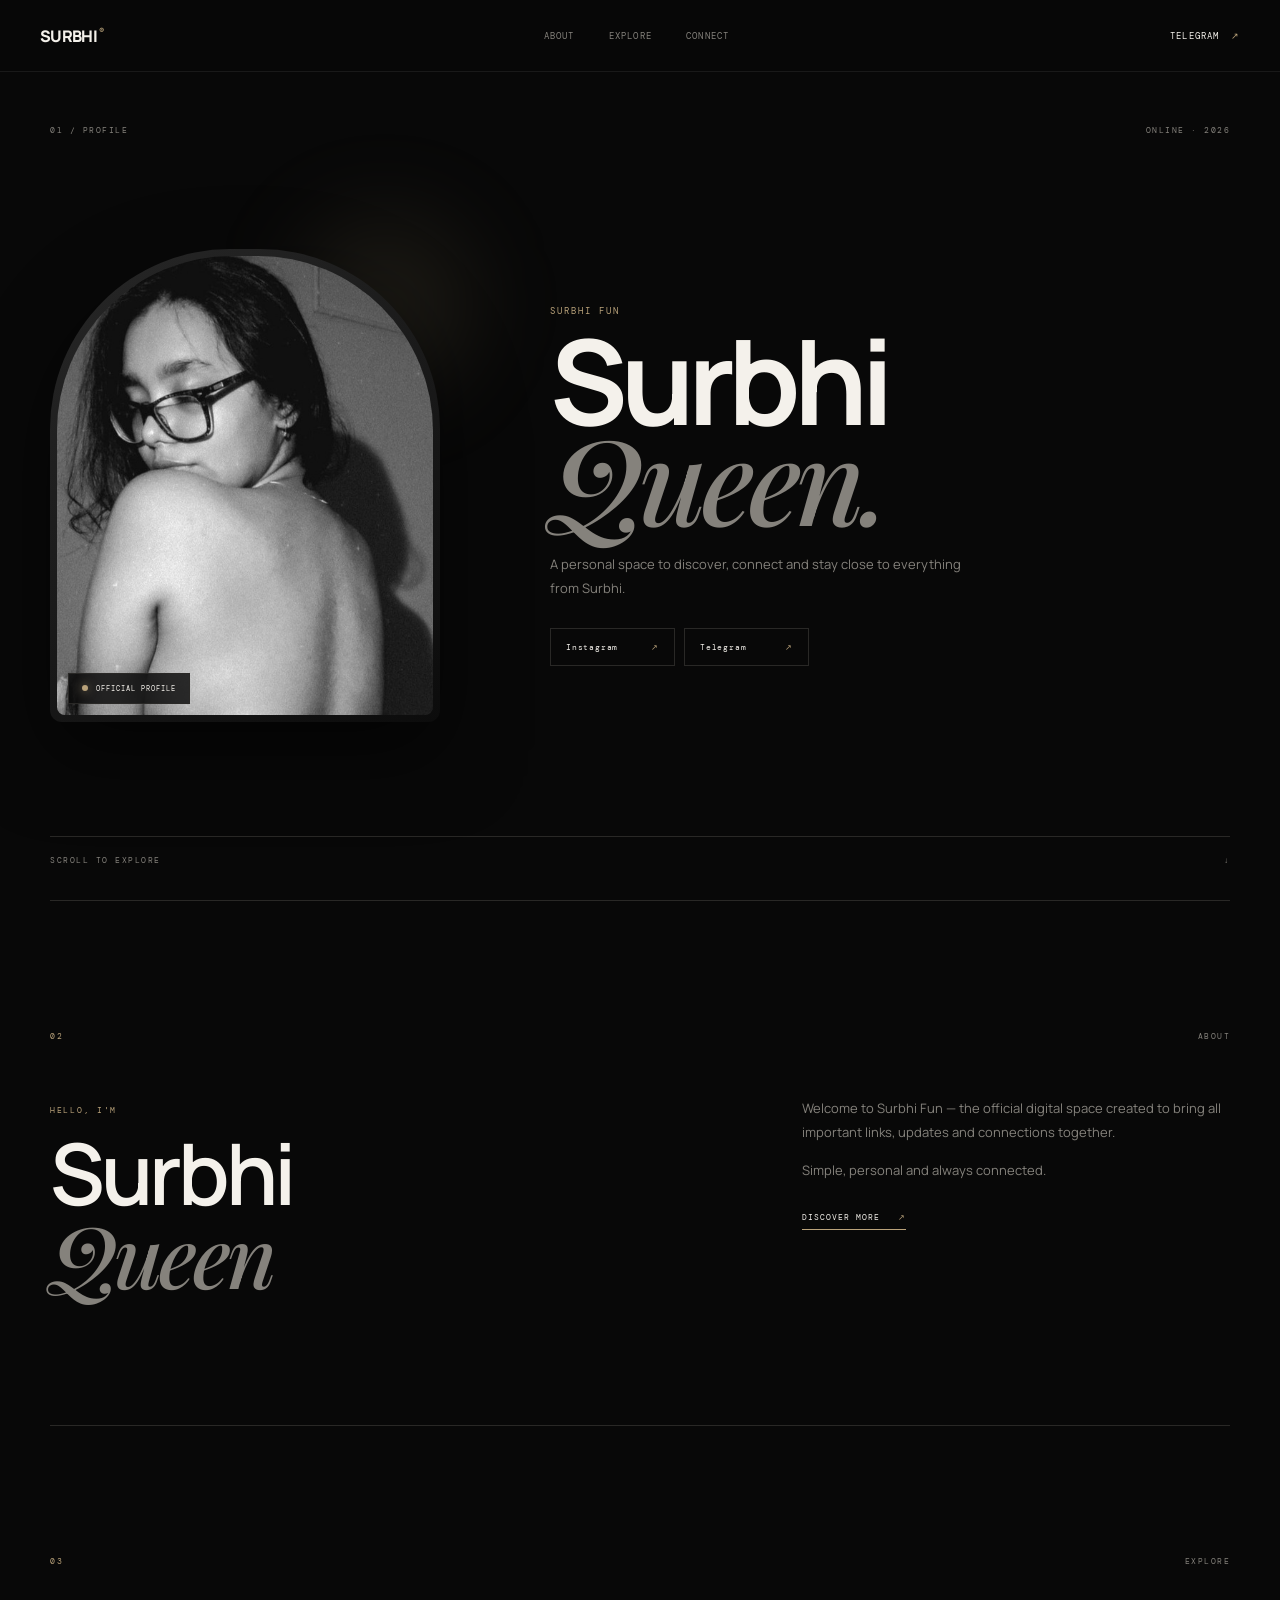
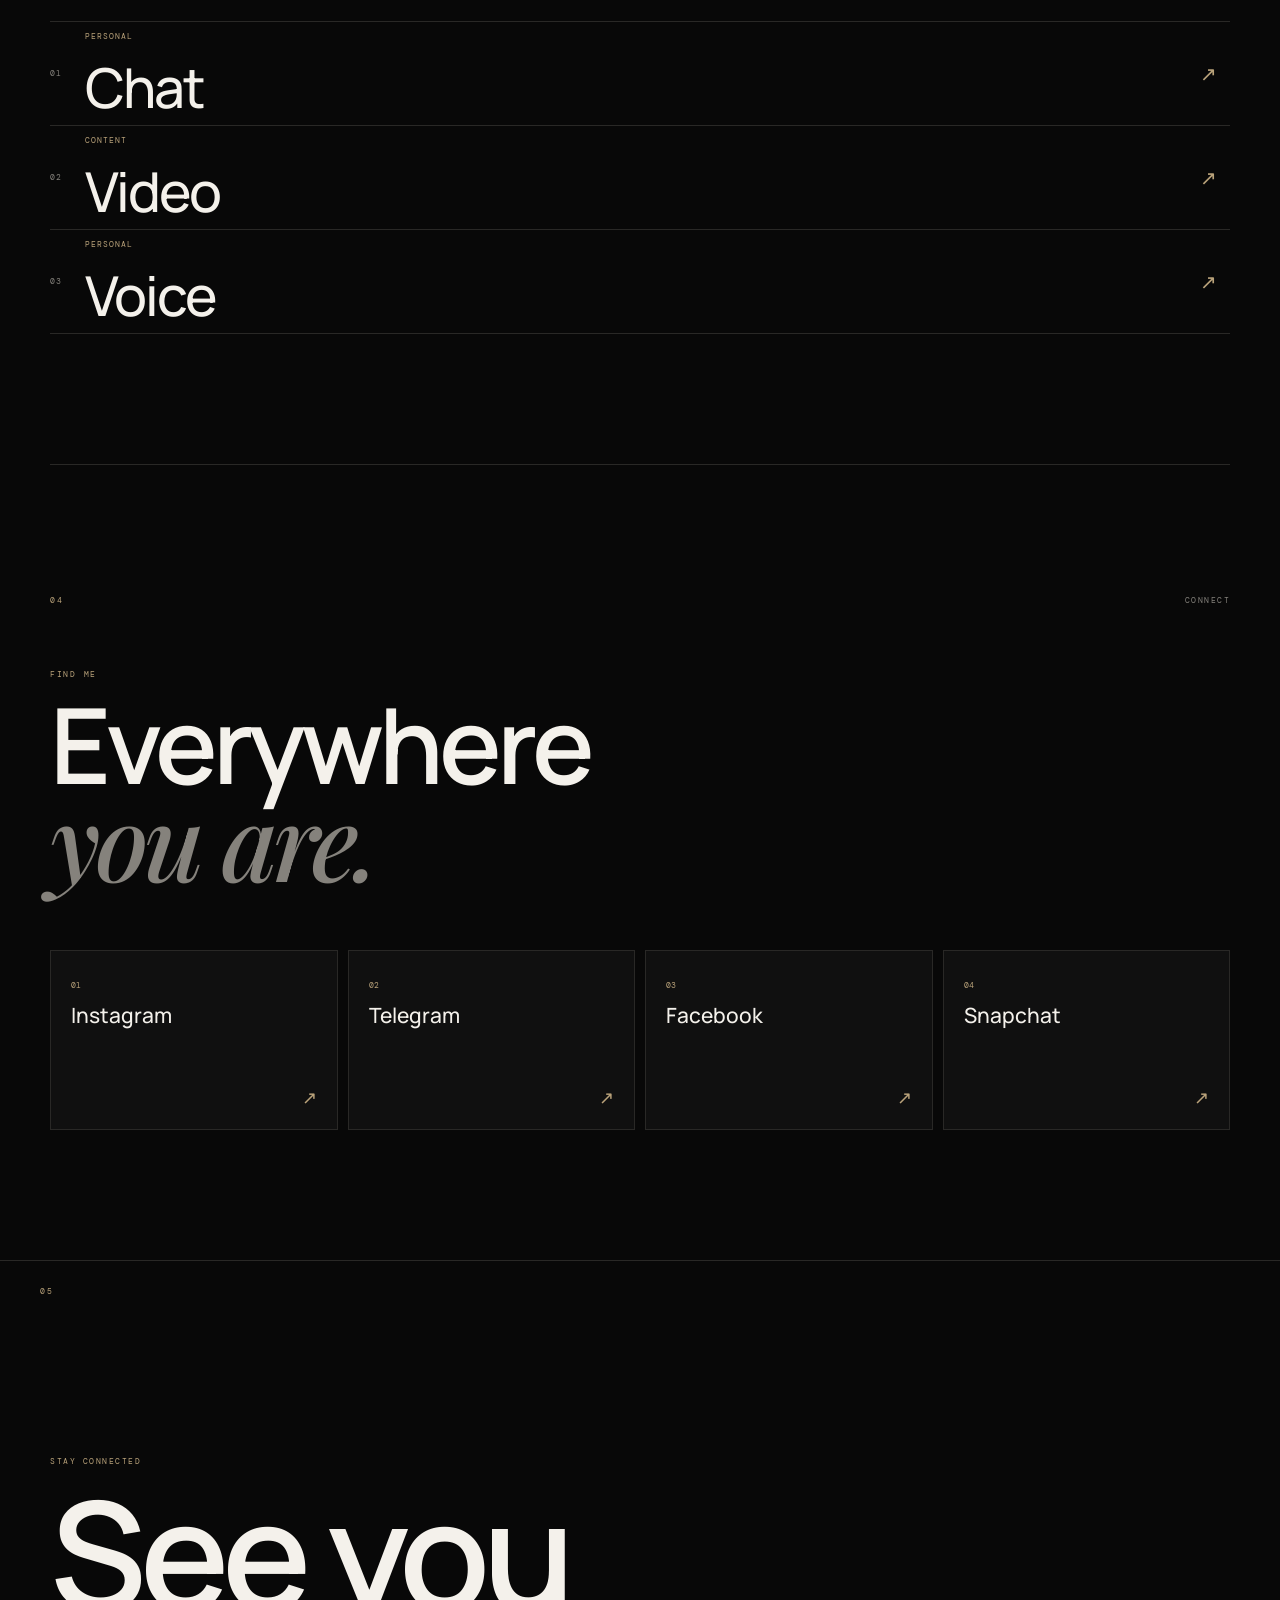
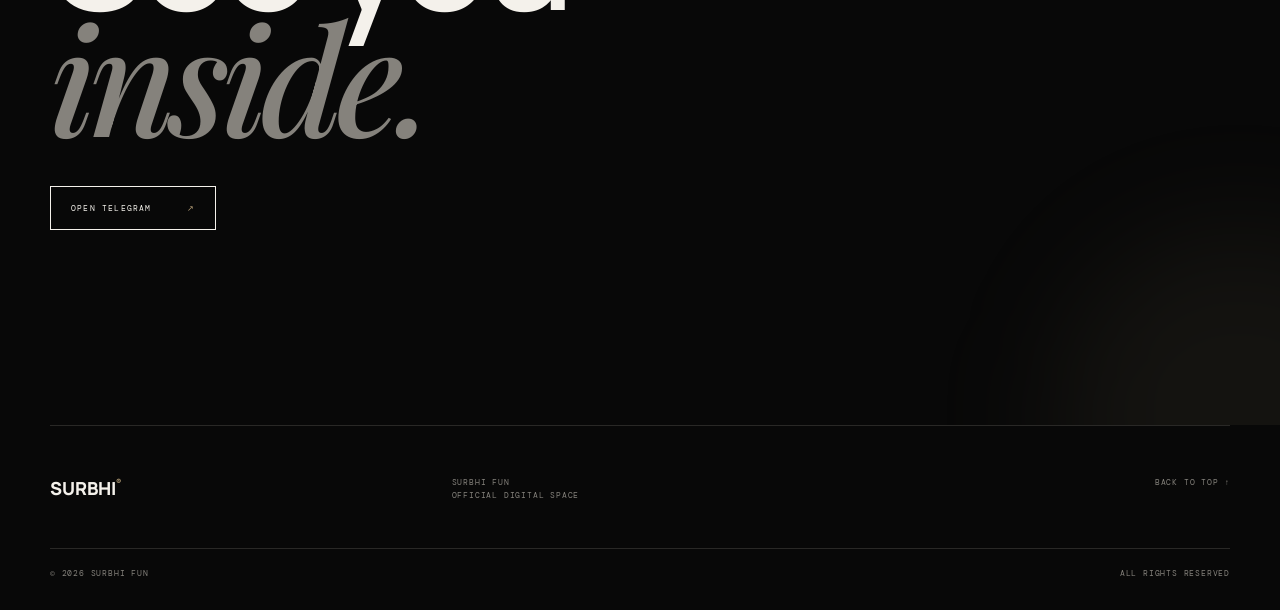
<file: index.html>
<!DOCTYPE html>
<html lang="en">
<head>
  <meta charset="UTF-8">
  <meta name="viewport" content="width=device-width, initial-scale=1.0">
  <title>Surbhi Fun — Surbhi Queen</title>
  <meta name="description" content="Surbhi Fun — Official online space of Surbhi Queen. Connect through Instagram, Telegram, Facebook and Snapchat.">
  <meta name="keywords" content="Surbhi Fun, Surbhi Queen, Surbhi Queen official, Surbhi Fun official">
  <meta name="author" content="Surbhi Fun">
  <meta name="robots" content="index, follow">
  <meta property="og:title" content="Surbhi Fun — Surbhi Queen">
  <meta property="og:description" content="Official online space of Surbhi Queen.">
  <meta property="og:type" content="website">
  <meta property="og:image" content="assets/images/profile.jpg">
  <link rel="icon" type="image/png" href="assets/images/favicon.png">
  <link rel="preconnect" href="https://fonts.googleapis.com">
  <link rel="preconnect" href="https://fonts.gstatic.com" crossorigin>
  <link href="https://fonts.googleapis.com/css2?family=DM+Mono:wght@400;500&family=Manrope:wght@400;500;600;700;800&family=Playfair+Display:ital,wght@0,500;1,500&display=swap" rel="stylesheet">
  <link rel="stylesheet" href="style.css">
</head>
<body>

  <header class="header">
    <a href="#top" class="logo">SURBHI<span>®</span></a>

    <nav class="desktop-nav">
      <a href="#about">ABOUT</a>
      <a href="#explore">EXPLORE</a>
      <a href="#connect">CONNECT</a>
    </nav>

    <a href="https://t.me/surbhi77" class="top-link" target="_blank" rel="noopener">
      TELEGRAM <span>↗</span>
    </a>

    <button class="menu-btn" id="menuButton" aria-label="Open menu">
      <i></i>
      <i></i>
    </button>
  </header>

  <div class="mobile-menu" id="mobileMenu">
    <button class="menu-close" id="menuClose">×</button>
    <div class="mobile-menu-inner">
      <span>MENU</span>
      <a href="#about">About</a>
      <a href="#explore">Explore</a>
      <a href="#connect">Connect</a>
      <a href="https://t.me/surbhi77" target="_blank" rel="noopener">Telegram ↗</a>
    </div>
  </div>

  <main id="top">

    <section class="profile-section">
      <div class="profile-top">
        <span>01 / PROFILE</span>
        <span>ONLINE · 2026</span>
      </div>

      <div class="profile-layout">
        <div class="profile-image-wrap">
          <div class="image-glow"></div>
          <div class="profile-image">
            <img src="assets/images/profile.jpg" alt="Surbhi Queen">
          </div>
          <div class="image-tag">
            <span></span>
            OFFICIAL PROFILE
          </div>
        </div>

        <div class="profile-info">
          <div class="profile-label">SURBHI FUN</div>

          <h1>
            Surbhi
            <em>Queen.</em>
          </h1>

          <p class="profile-description">
            A personal space to discover, connect
            and stay close to everything from Surbhi.
          </p>

          <div class="quick-links">
            <a href="#" target="_blank" rel="noopener">
              <span>Instagram</span>
              <b>↗</b>
            </a>
            <a href="https://t.me/surbhi77" target="_blank" rel="noopener">
              <span>Telegram</span>
              <b>↗</b>
            </a>
          </div>
        </div>
      </div>

      <div class="profile-bottom">
        <span>SCROLL TO EXPLORE</span>
        <span>↓</span>
      </div>
    </section>

    <section class="about-section" id="about">
      <div class="section-head">
        <span>02</span>
        <span>ABOUT</span>
      </div>

      <div class="about-grid">
        <div class="about-title">
          <span>HELLO, I'M</span>
          <h2>Surbhi <i>Queen</i></h2>
        </div>

        <div class="about-text">
          <p>
            Welcome to Surbhi Fun — the official digital
            space created to bring all important links,
            updates and connections together.
          </p>

          <p>
            Simple, personal and always connected.
          </p>

          <a href="#connect" class="text-link">
            DISCOVER MORE <span>↗</span>
          </a>
        </div>
      </div>
    </section>

    <section class="explore-section" id="explore">
      <div class="section-head">
        <span>03</span>
        <span>EXPLORE</span>
      </div>

      <div class="explore-list">

        <a href="#" class="explore-item">
          <span class="item-number">01</span>
          <div class="item-content">
            <small>PERSONAL</small>
            <h3>Chat</h3>
          </div>
          <span class="item-arrow">↗</span>
        </a>

        <a href="#" class="explore-item">
          <span class="item-number">02</span>
          <div class="item-content">
            <small>CONTENT</small>
            <h3>Video</h3>
          </div>
          <span class="item-arrow">↗</span>
        </a>

        <a href="#" class="explore-item">
          <span class="item-number">03</span>
          <div class="item-content">
            <small>PERSONAL</small>
            <h3>Voice</h3>
          </div>
          <span class="item-arrow">↗</span>
        </a>

      </div>
    </section>

    <section class="connect-section" id="connect">
      <div class="section-head">
        <span>04</span>
        <span>CONNECT</span>
      </div>

      <div class="connect-heading">
        <span>FIND ME</span>
        <h2>Everywhere<br><i>you are.</i></h2>
      </div>

      <div class="social-grid">

        <a href="#" class="social-box" target="_blank" rel="noopener">
          <div>
            <small>01</small>
            <h3>Instagram</h3>
          </div>
          <span>↗</span>
        </a>

        <a href="https://t.me/surbhi77" class="social-box" target="_blank" rel="noopener">
          <div>
            <small>02</small>
            <h3>Telegram</h3>
          </div>
          <span>↗</span>
        </a>

        <a href="#" class="social-box" target="_blank" rel="noopener">
          <div>
            <small>03</small>
            <h3>Facebook</h3>
          </div>
          <span>↗</span>
        </a>

        <a href="#" class="social-box" target="_blank" rel="noopener">
          <div>
            <small>04</small>
            <h3>Snapchat</h3>
          </div>
          <span>↗</span>
        </a>

      </div>
    </section>

    <section class="cta-section">
      <div class="cta-number">05</div>
      <span class="cta-label">STAY CONNECTED</span>

      <h2>
        See you<br>
        <i>inside.</i>
      </h2>

      <a href="https://t.me/surbhi77" class="cta-button" target="_blank" rel="noopener">
        OPEN TELEGRAM
        <span>↗</span>
      </a>
    </section>

  </main>

  <footer class="footer">
    <div class="footer-main">
      <div class="footer-logo">SURBHI<span>®</span></div>

      <div class="footer-middle">
        SURBHI FUN<br>
        OFFICIAL DIGITAL SPACE
      </div>

      <a href="#top" class="back-top">BACK TO TOP ↑</a>
    </div>

    <div class="footer-bottom">
      <span>© 2026 SURBHI FUN</span>
      <span>ALL RIGHTS RESERVED</span>
    </div>
  </footer>

  <script src="script.js"></script>
</body>
</html>
</file>
<file: style.css>
:root {
  --black: #080808;
  --surface: #101010;
  --surface-light: #171717;
  --white: #f4f1eb;
  --muted: #85827c;
  --line: #292826;
  --gold: #b9a27a;
  --max-width: 1180px;
}

* {
  margin: 0;
  padding: 0;
  box-sizing: border-box;
}

html {
  scroll-behavior: smooth;
}

body {
  background: var(--black);
  color: var(--white);
  font-family: "Manrope", sans-serif;
  overflow-x: hidden;
}

body.menu-open {
  overflow: hidden;
}

a {
  color: inherit;
  text-decoration: none;
}

button {
  font: inherit;
}

img {
  display: block;
  width: 100%;
}

.header {
  position: fixed;
  top: 0;
  left: 0;
  right: 0;
  z-index: 1000;
  height: 72px;
  display: flex;
  align-items: center;
  justify-content: space-between;
  padding: 0 24px;
  background: rgba(8, 8, 8, 0.78);
  border-bottom: 1px solid rgba(255, 255, 255, 0.07);
  backdrop-filter: blur(18px);
}

.logo {
  font-size: 16px;
  font-weight: 800;
  letter-spacing: -0.7px;
}

.logo span {
  color: var(--gold);
  font-size: 8px;
  vertical-align: top;
  margin-left: 2px;
}

.desktop-nav {
  display: none;
  align-items: center;
  gap: 34px;
}

.desktop-nav a,
.top-link {
  color: var(--muted);
  font-family: "DM Mono", monospace;
  font-size: 9px;
  letter-spacing: 1.2px;
  transition: color 0.3s ease;
}

.desktop-nav a:hover,
.top-link:hover {
  color: var(--white);
}

.top-link {
  display: none;
  color: var(--white);
}

.top-link span {
  color: var(--gold);
  margin-left: 5px;
}

.menu-btn {
  width: 42px;
  height: 42px;
  display: flex;
  flex-direction: column;
  align-items: center;
  justify-content: center;
  gap: 5px;
  background: transparent;
  border: 1px solid var(--line);
  cursor: pointer;
}

.menu-btn i {
  width: 16px;
  height: 1px;
  display: block;
  background: var(--white);
}

.mobile-menu {
  position: fixed;
  inset: 0;
  z-index: 2000;
  display: flex;
  align-items: center;
  background: var(--black);
  transform: translateY(-100%);
  transition: transform 0.55s cubic-bezier(0.77, 0, 0.175, 1);
}

.mobile-menu.active {
  transform: translateY(0);
}

.menu-close {
  position: absolute;
  top: 18px;
  right: 20px;
  width: 42px;
  height: 42px;
  border: 1px solid var(--line);
  background: transparent;
  color: var(--white);
  font-size: 25px;
  cursor: pointer;
}

.mobile-menu-inner {
  width: 100%;
  padding: 35px;
}

.mobile-menu-inner > span {
  display: block;
  margin-bottom: 28px;
  color: var(--gold);
  font-family: "DM Mono", monospace;
  font-size: 9px;
  letter-spacing: 2px;
}

.mobile-menu-inner a {
  display: block;
  padding: 15px 0;
  border-bottom: 1px solid var(--line);
  font-size: clamp(30px, 9vw, 52px);
  font-weight: 600;
  letter-spacing: -2px;
}

.profile-section {
  width: min(100% - 32px, var(--max-width));
  min-height: 100vh;
  margin: auto;
  padding: 110px 0 35px;
  display: flex;
  flex-direction: column;
  justify-content: space-between;
}

.profile-top,
.profile-bottom,
.section-head {
  display: flex;
  justify-content: space-between;
  color: var(--muted);
  font-family: "DM Mono", monospace;
  font-size: 8px;
  letter-spacing: 1.5px;
}

.profile-layout {
  display: grid;
  gap: 42px;
  align-items: center;
  padding: 50px 0;
}

.profile-image-wrap {
  position: relative;
  width: min(100%, 390px);
  margin: auto;
}

.image-glow {
  position: absolute;
  width: 180px;
  height: 180px;
  right: -35px;
  top: -35px;
  border-radius: 50%;
  background: rgba(185, 162, 122, 0.11);
  filter: blur(45px);
}

.profile-image {
  position: relative;
  z-index: 1;
  padding: 7px;
  background: linear-gradient(145deg, #272727, #0c0c0c);
  border-radius: 180px 180px 12px 12px;
  box-shadow: 0 30px 80px rgba(0, 0, 0, 0.55);
}

.profile-image img {
  aspect-ratio: 0.82;
  object-fit: cover;
  border-radius: 175px 175px 8px 8px;
  filter: grayscale(100%);
  transition: filter 0.6s ease, transform 0.8s ease;
}

.profile-image:hover img {
  filter: grayscale(65%);
  transform: scale(1.015);
}

.image-tag {
  position: absolute;
  z-index: 2;
  left: 18px;
  bottom: 18px;
  display: flex;
  align-items: center;
  gap: 8px;
  padding: 10px 13px;
  background: rgba(8, 8, 8, 0.82);
  border: 1px solid var(--line);
  color: var(--white);
  font-family: "DM Mono", monospace;
  font-size: 7px;
  letter-spacing: 1px;
  backdrop-filter: blur(10px);
}

.image-tag span {
  width: 6px;
  height: 6px;
  border-radius: 50%;
  background: var(--gold);
  box-shadow: 0 0 10px rgba(185, 162, 122, 0.7);
}

.profile-info {
  max-width: 600px;
}

.profile-label {
  margin-bottom: 15px;
  color: var(--gold);
  font-family: "DM Mono", monospace;
  font-size: 9px;
  letter-spacing: 2px;
}

.profile-info h1 {
  font-size: clamp(60px, 18vw, 130px);
  line-height: 0.82;
  letter-spacing: -7px;
  font-weight: 700;
}

.profile-info h1 em {
  display: block;
  color: var(--muted);
  font-family: "Playfair Display", serif;
  font-weight: 500;
  letter-spacing: -5px;
}

.profile-description {
  max-width: 420px;
  margin-top: 28px;
  color: var(--muted);
  font-size: 13px;
  line-height: 1.8;
}

.quick-links {
  display: flex;
  gap: 9px;
  margin-top: 28px;
}

.quick-links a {
  min-width: 125px;
  padding: 13px 15px;
  display: flex;
  justify-content: space-between;
  align-items: center;
  border: 1px solid var(--line);
  color: var(--soft);
  font-family: "DM Mono", monospace;
  font-size: 8px;
  letter-spacing: 0.8px;
  transition: background 0.3s ease, border-color 0.3s ease, color 0.3s ease;
}

.quick-links a:hover {
  background: var(--surface-light);
  border-color: var(--gold);
  color: var(--white);
}

.quick-links b {
  color: var(--gold);
  font-weight: 400;
}

.profile-bottom {
  padding-top: 18px;
  border-top: 1px solid var(--line);
}

.about-section,
.explore-section,
.connect-section {
  width: min(100% - 32px, var(--max-width));
  margin: auto;
  padding: 90px 0;
  border-top: 1px solid var(--line);
}

.section-head {
  margin-bottom: 55px;
}

.section-head span:first-child {
  color: var(--gold);
}

.about-grid {
  display: grid;
  gap: 45px;
}

.about-title > span,
.connect-heading > span {
  color: var(--gold);
  font-family: "DM Mono", monospace;
  font-size: 8px;
  letter-spacing: 1.7px;
}

.about-title h2 {
  margin-top: 15px;
  font-size: clamp(42px, 11vw, 85px);
  line-height: 0.95;
  letter-spacing: -4px;
  font-weight: 600;
}

.about-title h2 i {
  display: block;
  color: var(--muted);
  font-family: "Playfair Display", serif;
  font-weight: 500;
}

.about-text {
  max-width: 470px;
}

.about-text p {
  color: var(--muted);
  font-size: 13px;
  line-height: 1.85;
}

.about-text p + p {
  margin-top: 14px;
}

.text-link {
  display: inline-flex;
  align-items: center;
  gap: 18px;
  margin-top: 30px;
  padding-bottom: 7px;
  border-bottom: 1px solid var(--gold);
  color: var(--white);
  font-family: "DM Mono", monospace;
  font-size: 8px;
  letter-spacing: 1px;
}

.text-link span {
  color: var(--gold);
}

.explore-list {
  border-top: 1px solid var(--line);
}

.explore-item {
  display: grid;
  grid-template-columns: 35px 1fr 30px;
  align-items: center;
  min-height: 100px;
  border-bottom: 1px solid var(--line);
  transition: padding 0.4s ease, background 0.4s ease;
}

.explore-item:hover {
  padding: 0 15px;
  background: var(--surface);
}

.item-number,
.item-content small {
  color: var(--muted);
  font-family: "DM Mono", monospace;
  font-size: 8px;
  letter-spacing: 1px;
}

.item-content small {
  color: var(--gold);
}

.item-content h3 {
  margin-top: 5px;
  font-size: clamp(28px, 7vw, 55px);
  font-weight: 500;
  letter-spacing: -2px;
}

.item-arrow {
  color: var(--gold);
  font-size: 20px;
  transition: transform 0.3s ease;
}

.explore-item:hover .item-arrow {
  transform: translate(4px, -4px);
}

.connect-heading h2 {
  margin-top: 15px;
  font-size: clamp(50px, 13vw, 105px);
  line-height: 0.9;
  letter-spacing: -5px;
  font-weight: 600;
}

.connect-heading h2 i {
  color: var(--muted);
  font-family: "Playfair Display", serif;
  font-weight: 500;
}

.social-grid {
  display: grid;
  grid-template-columns: 1fr;
  gap: 10px;
  margin-top: 60px;
}

.social-box {
  min-height: 100px;
  padding: 20px;
  display: flex;
  align-items: center;
  justify-content: space-between;
  background: var(--surface);
  border: 1px solid var(--line);
  transition: background 0.35s ease, border-color 0.35s ease, transform 0.35s ease;
}

.social-box:hover {
  background: var(--surface-light);
  border-color: var(--gold);
  transform: translateY(-3px);
}

.social-box small {
  color: var(--gold);
  font-family: "DM Mono", monospace;
  font-size: 8px;
}

.social-box h3 {
  margin-top: 8px;
  font-size: 21px;
  font-weight: 500;
}

.social-box > span {
  color: var(--gold);
  font-size: 18px;
}

.cta-section {
  position: relative;
  min-height: 75vh;
  padding: 100px 16px;
  display: flex;
  flex-direction: column;
  justify-content: center;
  border-top: 1px solid var(--line);
  overflow: hidden;
}

.cta-section::before {
  content: "";
  position: absolute;
  width: 380px;
  height: 380px;
  right: -150px;
  bottom: -180px;
  border-radius: 50%;
  background: rgba(185, 162, 122, 0.07);
  filter: blur(60px);
}

.cta-number,
.cta-label {
  color: var(--gold);
  font-family: "DM Mono", monospace;
  font-size: 8px;
  letter-spacing: 1.5px;
}

.cta-number {
  position: absolute;
  top: 25px;
  left: 16px;
}

.cta-label {
  margin-bottom: 25px;
}

.cta-section h2 {
  position: relative;
  z-index: 1;
  font-size: clamp(60px, 16vw, 150px);
  line-height: 0.82;
  letter-spacing: -7px;
  font-weight: 600;
}

.cta-section h2 i {
  color: var(--muted);
  font-family: "Playfair Display", serif;
  font-weight: 500;
}

.cta-button {
  position: relative;
  z-index: 1;
  width: fit-content;
  display: flex;
  align-items: center;
  gap: 35px;
  margin-top: 45px;
  padding: 16px 20px;
  border: 1px solid var(--white);
  font-family: "DM Mono", monospace;
  font-size: 8px;
  letter-spacing: 1.2px;
  transition: background 0.3s ease, color 0.3s ease;
}

.cta-button span {
  color: var(--gold);
}

.cta-button:hover {
  background: var(--white);
  color: var(--black);
}

.footer {
  width: min(100% - 32px, var(--max-width));
  margin: auto;
  padding: 50px 0 30px;
  border-top: 1px solid var(--line);
}

.footer-main {
  display: grid;
  gap: 25px;
}

.footer-logo {
  font-size: 18px;
  font-weight: 800;
}

.footer-logo span {
  color: var(--gold);
  font-size: 8px;
  vertical-align: top;
}

.footer-middle,
.back-top,
.footer-bottom {
  color: var(--muted);
  font-family: "DM Mono", monospace;
  font-size: 8px;
  line-height: 1.7;
  letter-spacing: 0.8px;
}

.back-top:hover {
  color: var(--white);
}

.footer-bottom {
  display: flex;
  justify-content: space-between;
  gap: 15px;
  margin-top: 45px;
  padding-top: 18px;
  border-top: 1px solid var(--line);
}

@media (min-width: 700px) {
  .header {
    padding: 0 40px;
  }

  .desktop-nav {
    display: flex;
  }

  .top-link {
    display: block;
  }

  .menu-btn {
    display: none;
  }

  .profile-section,
  .about-section,
  .explore-section,
  .connect-section,
  .footer {
    width: min(100% - 64px, var(--max-width));
  }

  .profile-layout {
    grid-template-columns: 0.75fr 1fr;
    gap: 80px;
  }

  .profile-image-wrap {
    width: min(100%, 420px);
  }

  .profile-info h1 {
    font-size: clamp(75px, 10vw, 130px);
  }

  .about-grid {
    grid-template-columns: 1fr 0.8fr;
    gap: 80px;
  }

  .social-grid {
    grid-template-columns: repeat(2, 1fr);
  }

  .cta-section {
    padding-left: 40px;
    padding-right: 40px;
  }

  .cta-number {
    left: 40px;
  }

  .footer-main {
    grid-template-columns: 1fr 1fr 1fr;
    align-items: start;
  }

  .footer-main .back-top {
    text-align: right;
  }
}

@media (min-width: 1000px) {
  .profile-section {
    padding-top: 125px;
  }

  .profile-layout {
    grid-template-columns: 390px 1fr;
    gap: 110px;
  }

  .profile-info h1 {
    font-size: 118px;
  }

  .about-section,
  .explore-section,
  .connect-section {
    padding-top: 130px;
    padding-bottom: 130px;
  }

  .about-grid {
    grid-template-columns: 1fr 0.7fr;
    gap: 140px;
  }

  .social-grid {
    grid-template-columns: repeat(4, 1fr);
  }

  .social-box {
    min-height: 180px;
    flex-direction: column;
    align-items: flex-start;
    justify-content: space-between;
  }

  .social-box > span {
    align-self: flex-end;
  }

  .cta-section {
    min-height: 85vh;
    padding-left: max(40px, calc((100vw - var(--max-width)) / 2));
  }
}
</file>
